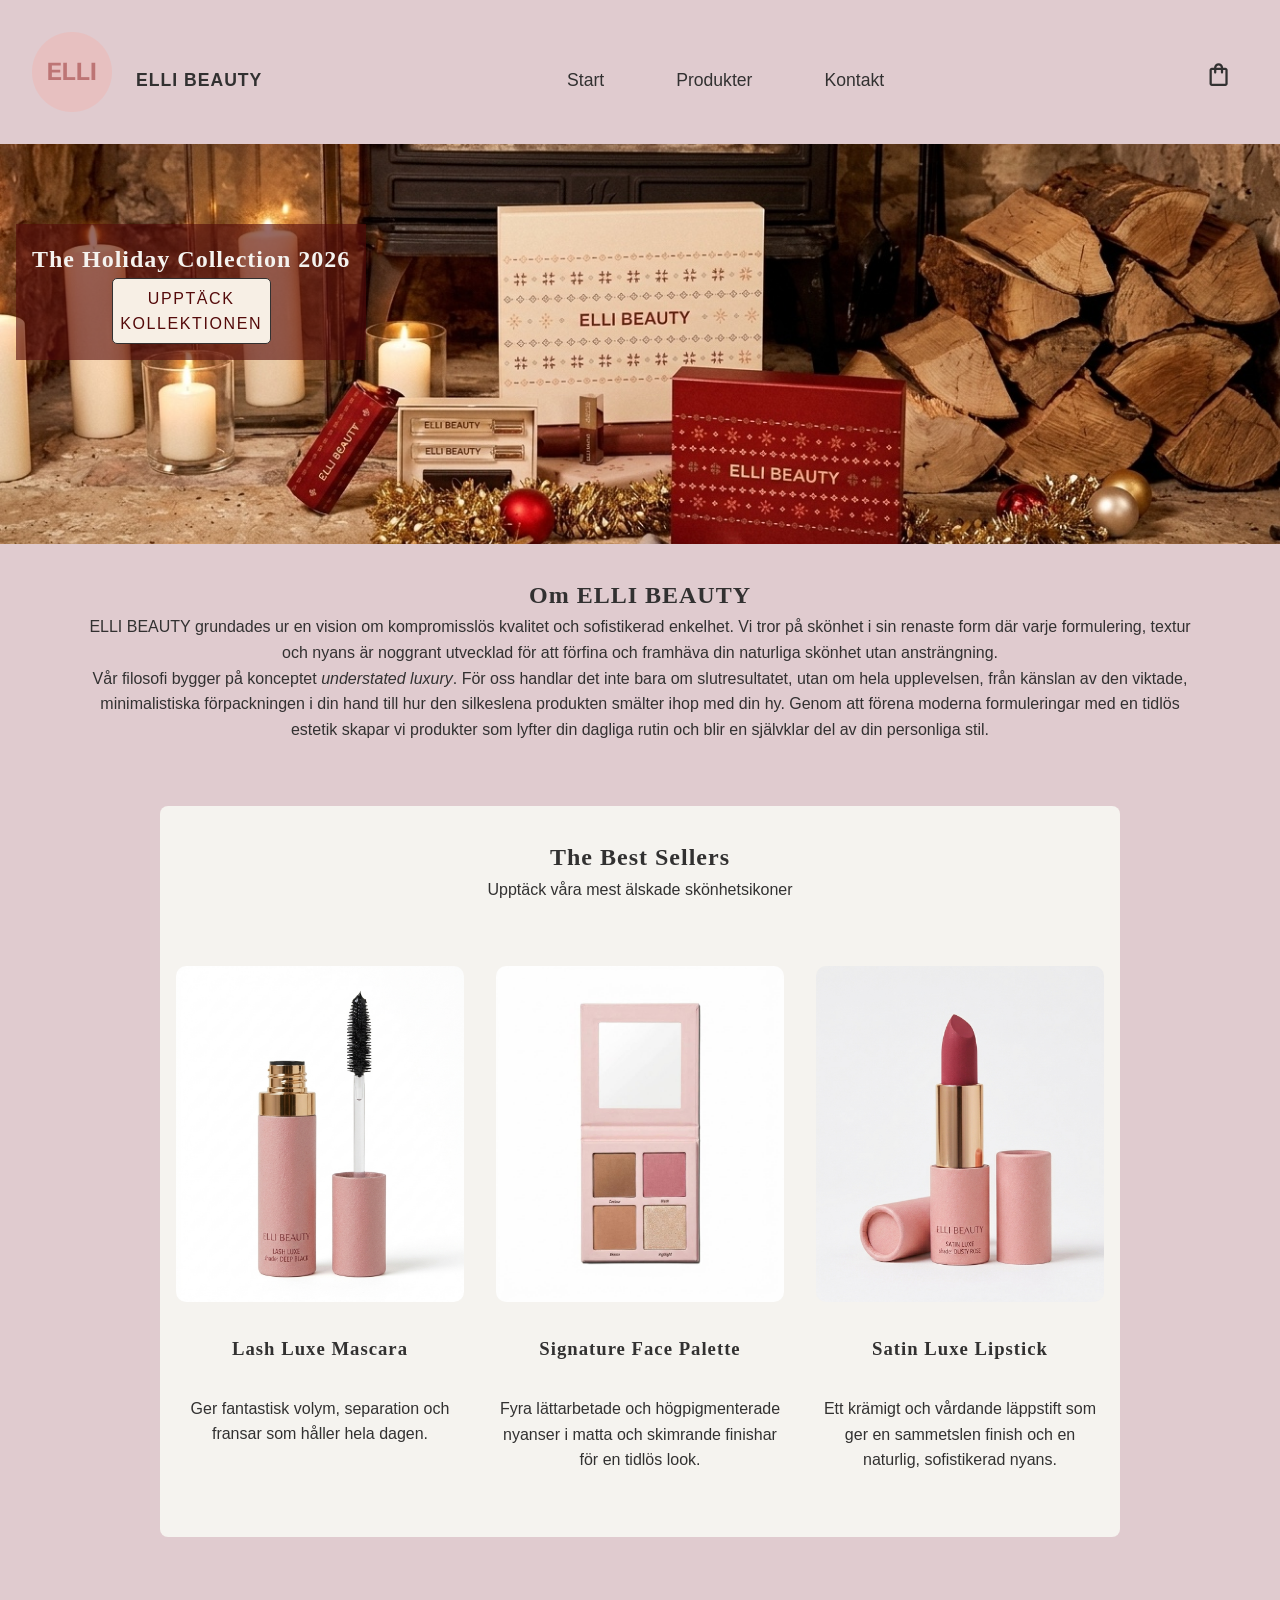
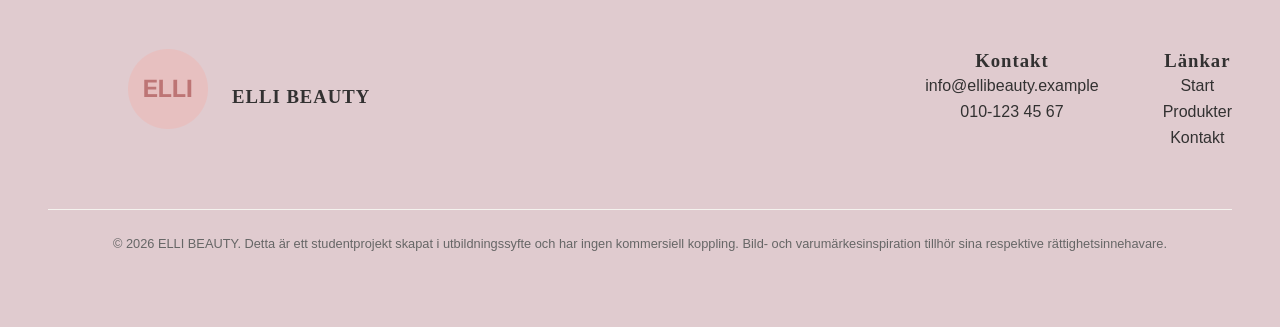
<file: index.html>
<!DOCTYPE html>
<html lang="sv">
<head>
    <meta charset="UTF-8">
    <meta name="viewport" content="width=device-width, initial-scale=1.0">
    <title>Elli Beauty</title>
    <link rel="stylesheet" href="css/style.css">
    <script src="js/main.js" defer></script>
</head>

<body>
    <!--Logotyp-->
    <header class="header">
        <div class="logo">
            <a href="index.html">
                <img src="images/elli_beauty_logo.png" alt="Elli beauty logotyp">
            </a>
            <p>ELLI BEAUTY</p>
        </div>

        <!--Varukorg symbol-->
        <button class="cart"><svg xmlns="http://www.w3.org/2000/svg" height="24px" viewBox="0 -960 960 960" width="24px"
                fill="#1f1f1f">
                <path
                    d="M240-80q-33 0-56.5-23.5T160-160v-480q0-33 23.5-56.5T240-720h80q0-66 47-113t113-47q66 0 113 47t47 113h80q33 0 56.5 23.5T800-640v480q0 33-23.5 56.5T720-80H240Zm0-80h480v-480h-80v80q0 17-11.5 28.5T600-520q-17 0-28.5-11.5T560-560v-80H400v80q0 17-11.5 28.5T360-520q-17 0-28.5-11.5T320-560v-80h-80v480Zm160-560h160q0-33-23.5-56.5T480-800q-33 0-56.5 23.5T400-720ZM240-160v-480 480Z" />
            </svg></button>

        <!--Nav meny-->
        <button class="menu-toggle">☰</button> <!--Hamburgermeny, liten skärm-->
        <nav class="menu">
            <ul>
                <li><a href="index.html">Start</a></li>
                <li><a href="products.html">Produkter</a></li>
                <li><a href="contact.html">Kontakt</a></li>
            </ul>
        </nav>
    </header>
    <main>
        <!--Hero-->
        <section class="hero">
            <img src="images/elli_beauty_hero2.jpg" alt="hero bild">
            <div class="hero-content">
                <h1>The Holiday Collection 2026</h1>
                <a href="products.html" class="btn">Upptäck kollektionen</a>
            </div>
        </section>
        <section class="intro">
            <h2>Om ELLI BEAUTY</h2>
            <p>ELLI BEAUTY grundades ur en vision om kompromisslös kvalitet och sofistikerad enkelhet. Vi tror på
                skönhet i sin renaste form där varje formulering, textur och nyans är noggrant utvecklad för att förfina
                och framhäva din naturliga skönhet utan ansträngning.</p>
            <p>Vår filosofi bygger på konceptet <em>understated luxury</em>. För oss handlar det inte bara om
                slutresultatet, utan om hela upplevelsen, från känslan av den viktade, minimalistiska förpackningen i
                din hand till hur den silkeslena produkten smälter ihop med din hy. Genom att förena moderna
                formuleringar med en tidlös estetik skapar vi produkter som lyfter din dagliga rutin och blir en
                självklar del av din personliga stil.</p>
        </section>

        <!--Bästsäljare-->
        <section class="best">
            <div class="best-into">
                <h2>The Best Sellers</h2>
                <p>Upptäck våra mest älskade skönhetsikoner</p>
            </div>
            <div class="contanier">
                <article class="card">
                    <img src="images/elli_beauty_best3.jpg" alt="Elli beauty mascara">
                    <h3>Lash Luxe Mascara</h3>
                    <p>Ger fantastisk volym, separation och fransar som håller hela dagen.</p>
                </article>

                <article class="card">
                    <img src="images/elli_beauty_best.jpg" alt="Elli beauty face palette">
                    <h3>Signature Face Palette</h3>
                    <p>Fyra lättarbetade och högpigmenterade nyanser i matta och skimrande finishar för en tidlös look.
                    </p>
                </article>

                <article class="card">
                    <img src="images/elli_beauty_best2.jpg" alt="Elli beauty lipstick">
                    <h3>Satin Luxe Lipstick</h3>
                    <p>Ett krämigt och vårdande läppstift som ger en sammetslen finish och en naturlig, sofistikerad
                        nyans.</p>
                </article>
            </div>
        </section>
    </main>
    <!--Footer-->
    <footer class="footer">
        <!--logotyp-->
        <div class="
        footer-logo">
            <a href="index.html">
                <img src="images/elli_beauty_logo.png" alt="Elli beauty logotyp">
            </a>
            <div class="footer-text">
                <h3>ELLI BEAUTY</h3>
            </div>
        </div>
        <div class="footer-content">
            <!--Kontakt information-->
            <div class="footer-contact">
                <h3>Kontakt</h3>
                <p>info@ellibeauty.example</p>
                <p>010-123 45 67</p>
            </div>

            <!--Länkar-->
            <div class="footer-links">
                <h3>Länkar</h3>
                <ul>
                    <li><a href="index.html">Start</a></li>
                    <li><a href="products.html">Produkter</a></li>
                    <li><a href="contact.html">Kontakt</a></li>
                </ul>
            </div>
        </div>
        <div class="footer-bottom">
            <p>© 2026 ELLI BEAUTY. Detta är ett studentprojekt skapat i utbildningssyfte och har ingen kommersiell
                koppling.
                Bild- och varumärkesinspiration tillhör sina respektive rättighetsinnehavare.</p>
        </div>
    </footer>
</body>

</html>
</file>
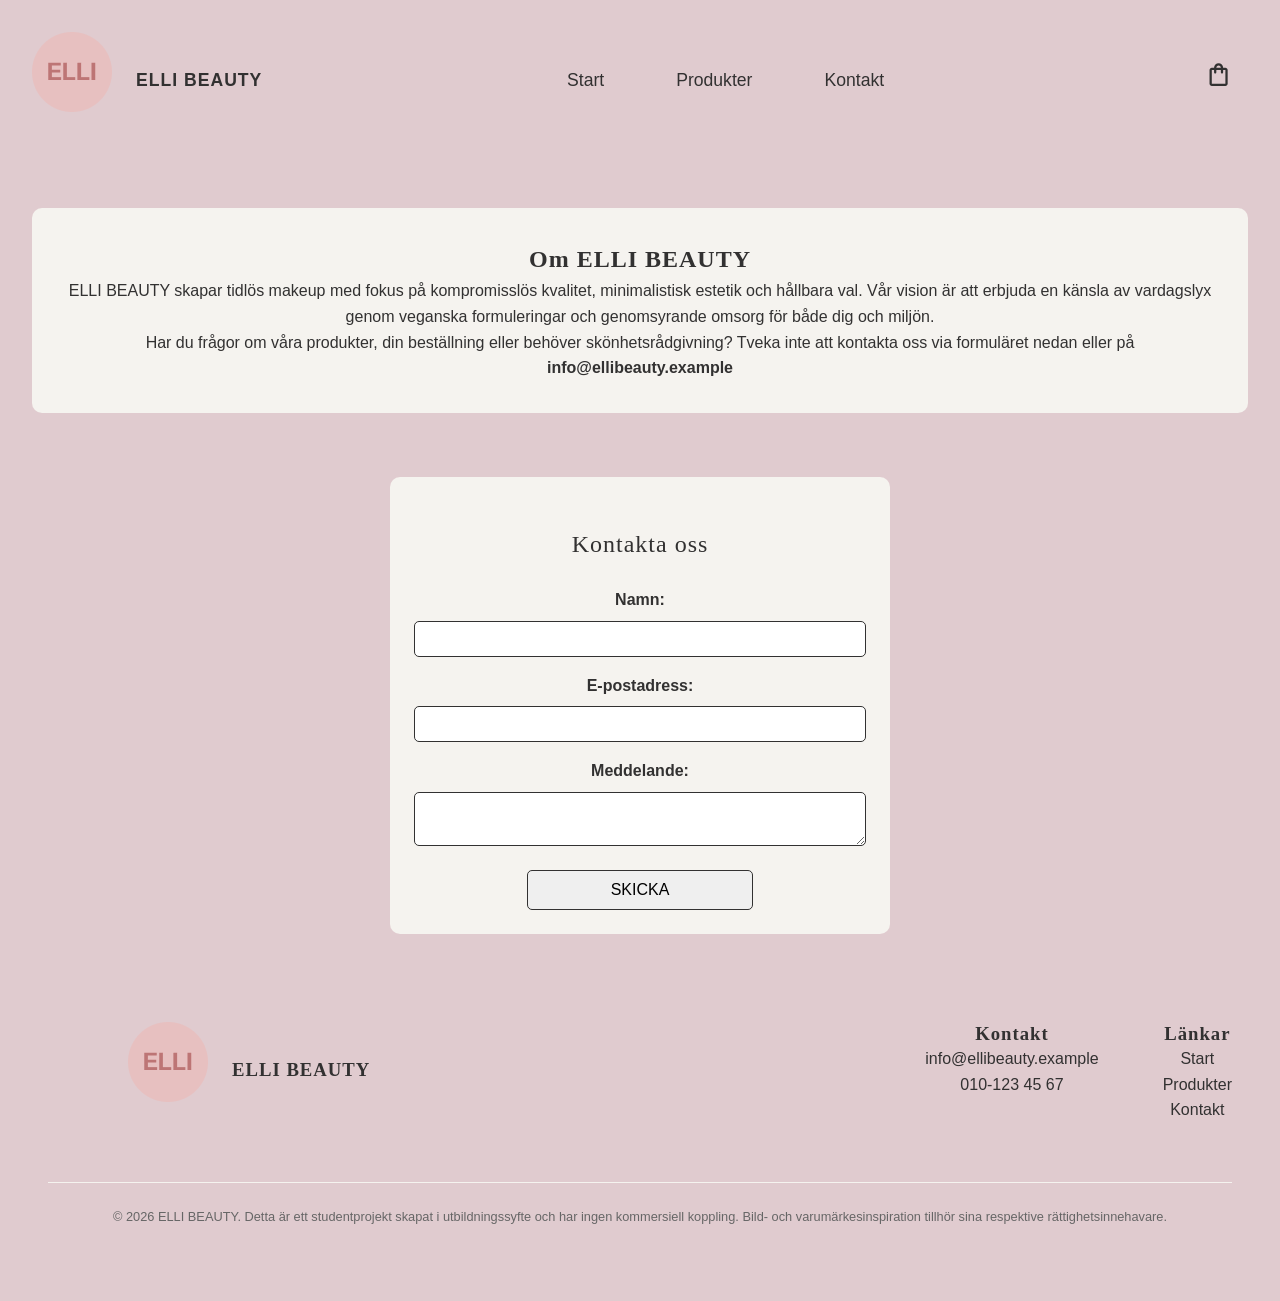
<file: contact.html>
<!DOCTYPE html>
<html lang="sv">

<head>
    <meta charset="UTF-8">
    <meta name="viewport" content="width=device-width, initial-scale=1.0">
    <title>Elli Beauty</title>
    <link rel="stylesheet" href="css/style.css">
    <script src="js/main.js" defer></script>
    <script src="js/contact.js" defer></script>
</head>

<body>
    <!--Logotyp-->
    <header class="header">
        <div class="logo">
            <a href="index.html">
                <img src="images/elli_beauty_logo.png" alt="Elli beauty logotyp">
            </a>
            <p>ELLI BEAUTY</p>
        </div>

        <!--Varukorg symbol-->
        <button class="cart"><svg xmlns="http://www.w3.org/2000/svg" height="24px" viewBox="0 -960 960 960" width="24px"
                fill="#1f1f1f">
                <path
                    d="M240-80q-33 0-56.5-23.5T160-160v-480q0-33 23.5-56.5T240-720h80q0-66 47-113t113-47q66 0 113 47t47 113h80q33 0 56.5 23.5T800-640v480q0 33-23.5 56.5T720-80H240Zm0-80h480v-480h-80v80q0 17-11.5 28.5T600-520q-17 0-28.5-11.5T560-560v-80H400v80q0 17-11.5 28.5T360-520q-17 0-28.5-11.5T320-560v-80h-80v480Zm160-560h160q0-33-23.5-56.5T480-800q-33 0-56.5 23.5T400-720ZM240-160v-480 480Z" />
            </svg></button>

        <!--Nav meny-->
        <button class="menu-toggle">☰</button> <!--Hamburgermeny, liten skärm-->
        <nav class="menu">
            <ul>
                <li><a href="index.html">Start</a></li>
                <li><a href="products.html">Produkter</a></li>
                <li><a href="contact.html">Kontakt</a></li>
            </ul>
        </nav>
    </header>
    <main>
        <!--Info om företag och kontakt-->
        <section class="about-us">
            <h1>Om ELLI BEAUTY</h1>
            <p>ELLI BEAUTY skapar tidlös makeup med fokus på kompromisslös kvalitet, minimalistisk estetik och
                hållbara val. Vår vision är att erbjuda en känsla av vardagslyx genom veganska formuleringar och
                genomsyrande omsorg för både dig och miljön.</p>
            <p>Har du frågor om våra produkter, din beställning eller behöver skönhetsrådgivning? Tveka inte att
                kontakta oss via formuläret nedan eller på <strong>info@ellibeauty.example</strong></p>
        </section>

        <!--Kontaktformulär-->
        <ul id="errorlist"></ul>
        <form class="contact-form">
            <h2>Kontakta oss</h2>

            <label for="name">Namn:</label>
            <input type="text" id="name" name="name">

            <label for="email">E-postadress:</label>
            <input type="email" id="email" name="email">

            <label for="message">Meddelande:</label>
            <textarea id="message" name="message"></textarea>

            <button type="submit" id="submit">Skicka</button>
        </form>
    </main>

    <!--Footer-->
    <footer class="footer">
        <!--logotyp-->
        <div class="
        footer-logo">
            <a href="index.html">
                <img src="images/elli_beauty_logo.png" alt="Elli beauty logotyp">
            </a>
            <div class="footer-text">
                <h3>ELLI BEAUTY</h3>
            </div>
        </div>
        <div class="footer-content">
            <!--Kontakt information-->
            <div class="footer-contact">
                <h3>Kontakt</h3>
                <p>info@ellibeauty.example</p>
                <p>010-123 45 67</p>
            </div>

            <!--Länkar-->
            <div class="footer-links">
                <h3>Länkar</h3>
                <ul>
                    <li><a href="index.html">Start</a></li>
                    <li><a href="products.html">Produkter</a></li>
                    <li><a href="contact.html">Kontakt</a></li>
                </ul>
            </div>
        </div>
        <div class="footer-bottom">
            <p>© 2026 ELLI BEAUTY. Detta är ett studentprojekt skapat i utbildningssyfte och har ingen kommersiell
                koppling.
                Bild- och varumärkesinspiration tillhör sina respektive rättighetsinnehavare.</p>
        </div>
    </footer>
</body>

</html>
</file>
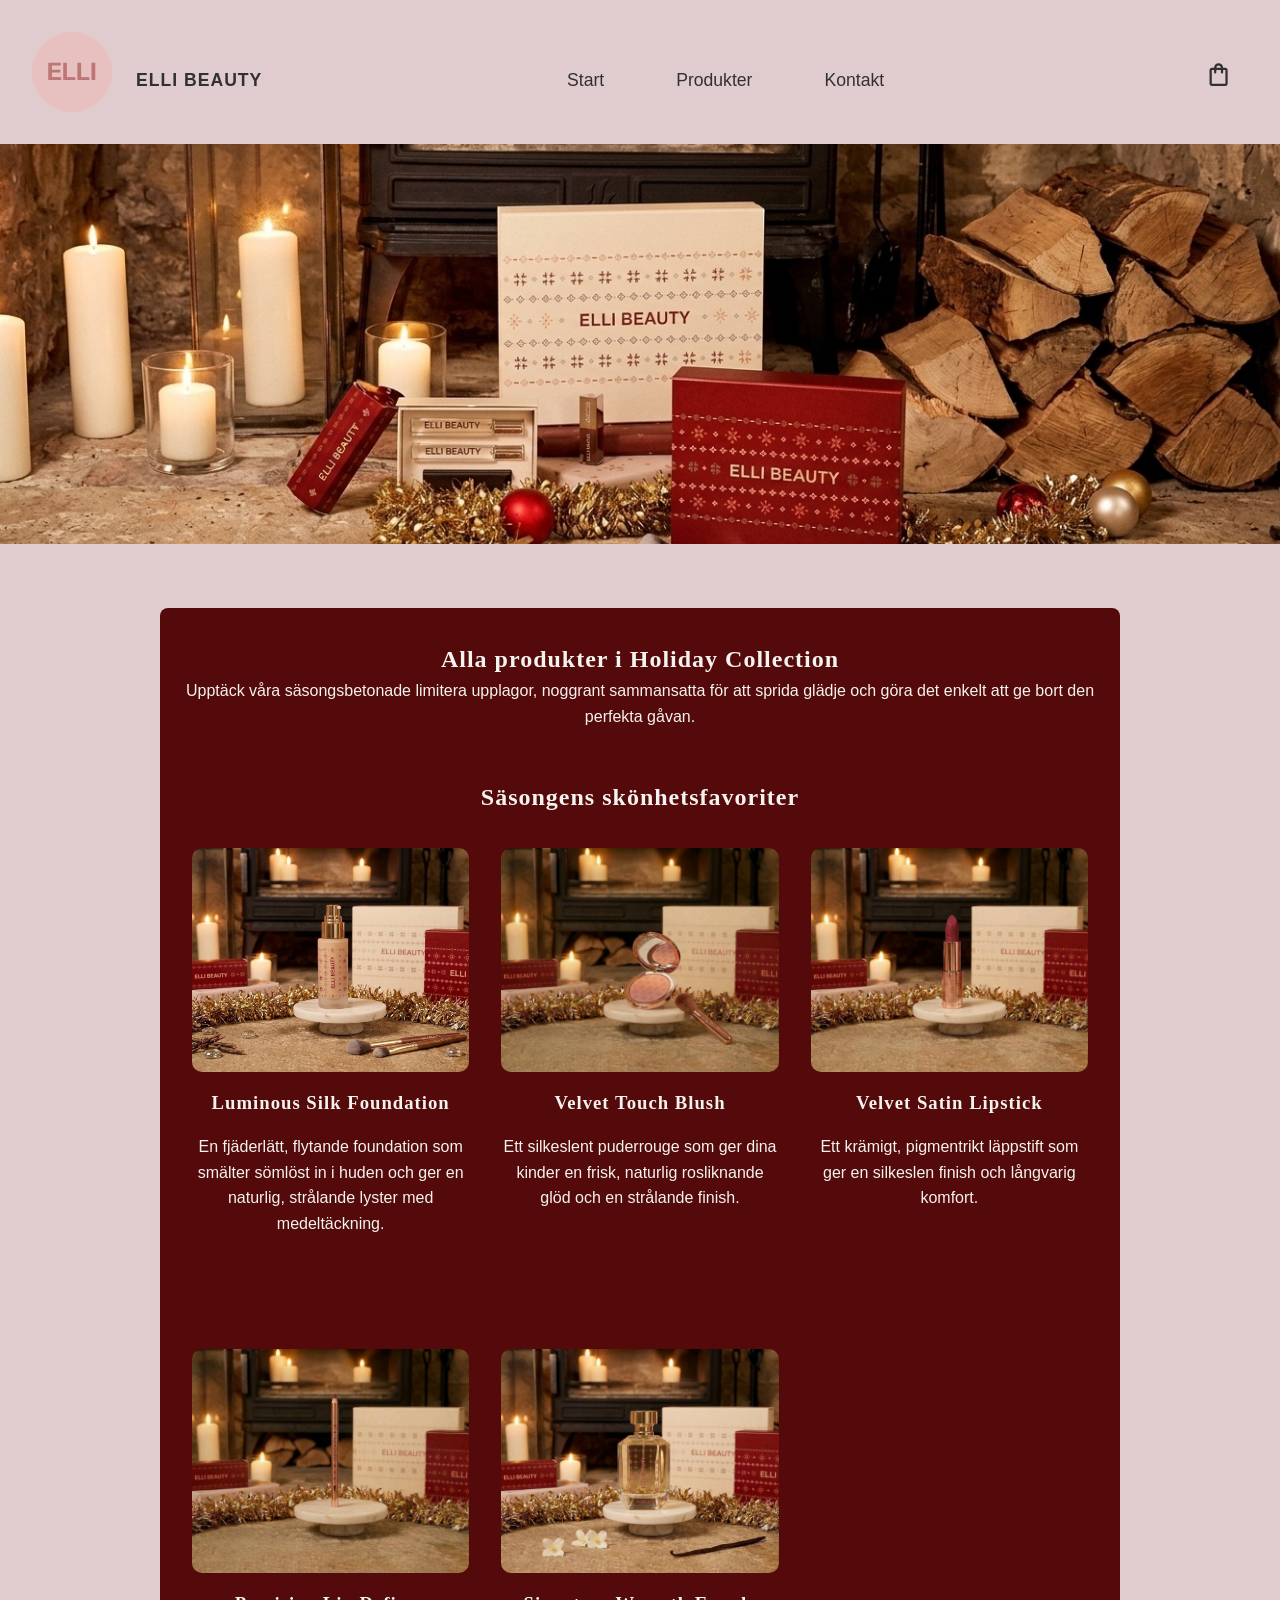
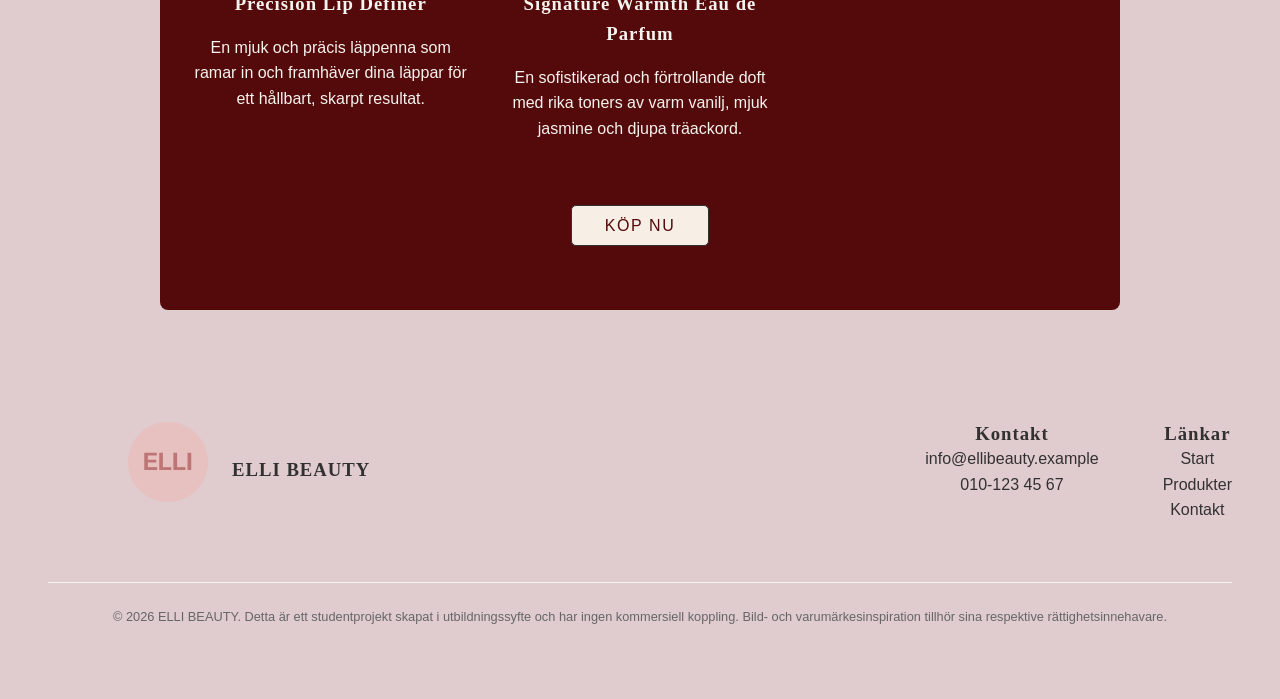
<file: products.html>
<!DOCTYPE html>
<html lang="sv">

<head>
    <meta charset="UTF-8">
    <meta name="viewport" content="width=device-width, initial-scale=1.0">
    <title>Elli beauty</title>
    <link rel="stylesheet" href="css/style.css">
    <script src="js/main.js" defer></script>
</head>

<body>
    <!--Logotyp-->
    <header class="header">
        <div class="logo">
            <a href="index.html">
                <img src="images/elli_beauty_logo.png" alt="Elli beauty logotyp">
            </a>
            <p>ELLI BEAUTY</p>
        </div>

        <!--Varukorg symbol-->
        <button class="cart"><svg xmlns="http://www.w3.org/2000/svg" height="24px" viewBox="0 -960 960 960" width="24px"
                fill="#1f1f1f">
                <path
                    d="M240-80q-33 0-56.5-23.5T160-160v-480q0-33 23.5-56.5T240-720h80q0-66 47-113t113-47q66 0 113 47t47 113h80q33 0 56.5 23.5T800-640v480q0 33-23.5 56.5T720-80H240Zm0-80h480v-480h-80v80q0 17-11.5 28.5T600-520q-17 0-28.5-11.5T560-560v-80H400v80q0 17-11.5 28.5T360-520q-17 0-28.5-11.5T320-560v-80h-80v480Zm160-560h160q0-33-23.5-56.5T480-800q-33 0-56.5 23.5T400-720ZM240-160v-480 480Z" />
            </svg></button>

        <!--Nav meny-->
        <button class="menu-toggle">☰</button> <!--Hamburgermeny, liten skärm-->
        <nav class="menu">
            <ul>
                <li><a href="index.html">Start</a></li>
                <li><a href="products.html">Produkter</a></li>
                <li><a href="contact.html">Kontakt</a></li>
            </ul>
        </nav>
    </header>
    <main>
        <div class="hero">
            <img src="images/elli_beauty_hero2.jpg" alt="hero bild">
        </div>
        <!--Intro till kollektion-->
        <section class="collection">
            <h1>Alla produkter i Holiday Collection</h1>
            <p>Upptäck våra säsongsbetonade limitera upplagor, noggrant sammansatta för att sprida glädje och göra
                det
                enkelt att ge bort den perfekta gåvan.</p>
                <h2>Säsongens skönhetsfavoriter</h2>
            <!--Alla produkter i kollektion-->
            <div class="contanier-2">
                <article class="card-2">
                    <img src="images/foundation.jpg" alt="Elli beauty foundation">
                    <h3>Luminous Silk Foundation</h3>
                    <p>En fjäderlätt, flytande foundation som smälter sömlöst in i huden och ger en naturlig, strålande
                        lyster med medeltäckning.</p>
                </article>

                <article class="card-2">
                    <img src="images/blush.jpg" alt="Elli beauty blush">
                    <h3>Velvet Touch Blush</h3>
                    <p>Ett silkeslent puderrouge som ger dina kinder en frisk, naturlig rosliknande glöd och en
                        strålande finish.</p>
                </article>

                <article class="card-2">
                    <img src="images/lipstick.jpg" alt="Elli beauty lipstick">
                    <h3>Velvet Satin Lipstick</h3>
                    <p>Ett krämigt, pigmentrikt läppstift som ger en silkeslen finish och långvarig komfort.</p>
                </article>

                <article class="card-2">
                    <img src="images/lip-pen.jpg" alt="Elli beauty lip pen">
                    <h3>Precision Lip Definer</h3>
                    <p>En mjuk och präcis läppenna som ramar in och framhäver dina läppar för ett hållbart, skarpt
                        resultat.</p>
                </article>

                <article class="card-2">
                    <img src="images/perfume.jpg" alt="Elli beauty perfume">
                    <h3>Signature Warmth Eau de Parfum</h3>
                    <p>En sofistikerad och förtrollande doft med rika toners av varm vanilj, mjuk jasmine och djupa
                        träackord.</p>
                    <button class="btn">Köp nu</button>
                </article>
            </div>
        </section>

    </main>

    <!--Footer-->
    <footer class="footer">
        <!--logotyp-->
        <div class="
        footer-logo">
            <a href="index.html">
                <img src="images/elli_beauty_logo.png" alt="Elli beauty logotyp">
            </a>
            <div class="footer-text">
                <h3>ELLI BEAUTY</h3>
            </div>
        </div>
        <div class="footer-content">
            <!--Kontakt information-->
            <div class="footer-contact">
                <h3>Kontakt</h3>
                <p>info@ellibeauty.example</p>
                <p>010-123 45 67</p>
            </div>

            <!--Länkar-->
            <div class="footer-links">
                <h3>Länkar</h3>
                <ul>
                    <li><a href="index.html">Start</a></li>
                    <li><a href="products.html">Produkter</a></li>
                    <li><a href="contact.html">Kontakt</a></li>
                </ul>
            </div>
        </div>
        <div class="footer-bottom">
            <p>© 2026 ELLI BEAUTY. Detta är ett studentprojekt skapat i utbildningssyfte och har ingen kommersiell
                koppling.
                Bild- och varumärkesinspiration tillhör sina respektive rättighetsinnehavare.</p>
        </div>
    </footer>
</body>

</html>
</file>
<file: css/style.css>
/*Grundstruktur*/
* {
  box-sizing: border-box;
  margin: 0;
  padding: 0;
}

body {
  background-color: rgb(224, 203, 207);
  color: rgb(50, 49, 49);
}

/*Typsnitt och texter*/
body,
p,
a,
button {
  font-family:
    Helvetica Neue,
    Helvetica,
    Arial;
  line-height: 1.6;
  text-align: center;
}

/*Rubriker*/
h1,
h2,
h3 {
  font-family: Georgia, Garamond, serif;
  font-weight: 550;
  letter-spacing: 1px;
}

/*Bilder*/
img {
  max-width: 100%;
  height: auto;
  display: block;
}

/*Header*/
.header {
  padding: 2rem;
  display: flex;
  justify-content: space-between;
  align-items: center;
  flex-wrap: wrap;
  color: rgb(50, 49, 49);
}

.logo {
  display: flex;
  gap: 1.5rem;
  align-items: center;
  letter-spacing: 1px;
  font-weight: 600;
  font-size: 1.1rem;
}
.logo p {
  margin-top: 1rem;
}

/*Varukorg*/
.cart {
  cursor: pointer;
  border: none;
  border-radius: 5px;
  padding: 1rem;
  background: transparent;
  margin-left: auto;
  margin-top: 0.7rem;
}

.cart svg {
  width: 1.7rem;
  height: 1.7rem;
  fill: rgb(50, 49, 49);
}

/*Navigeringen visas inte dierk på skärmen*/
.menu {
  display: none;
  width: 100%;
}

.menu ul {
  display: flex;
  flex-direction: column;
  align-items: flex-start;
  margin-left: auto;
  width: fit-content;
  padding-left: 0;
}

.menu a {
  text-align: left;
  display: block;
  color: rgb(50, 49, 49);
  text-decoration: none;
  padding-bottom: 0.5rem;
  font-size: 1.1rem;
}
.menu a:hover {
  text-decoration: underline;
}

/*Visar meny när klassen open läggs till av js*/
.menu.open {
  display: flex;
  justify-content: flex-end;
}

/*Ham meny knapp*/
.menu-toggle {
  cursor: pointer;
  border: none;
  border-radius: 5px;
  padding: 1rem;
  font-size: 2rem;
  font-weight: 500;
  background-color: rgb(224, 203, 207);
  color: rgb(50, 49, 49);
}

.menu ul {
  list-style: none;
  margin: 0;
  padding: 0;
}

.menu a {
  text-decoration: none;
}

/*Hero*/
.hero {
  background-color: #f5f3ef;
  display: flex;
  flex-direction: column;
  align-items: center;
  width: 100%;
  overflow: hidden;
}

.hero img {
  width: 100%;
  max-width: 100%;
  object-fit: cover;
  display: block;
}

.hero-content {
  padding: 1.5rem;
  max-width: 800px;
}

.btn {
  display: inline-block;
  text-transform: uppercase;
  text-decoration: none;
  cursor: pointer;
  background-color: #f7efe5;
  color:#540a0a;
  width: 50%;
  padding: 0.4rem;
  font-size: 0.9rem;
  font-weight: 500;
  letter-spacing: 0.1rem;
  transition: all 0.3s ease;
     border: 0.1rem solid rgb(50, 49, 49);
  border-radius: 5px;
  font-size: 1rem;
  font-weight: 500;
}
.btn:hover {
  background-color:
  white;
}

/*Intro sektionen*/
.intro {
  margin: 2rem 5rem;
}

/*Bästsäljare*/
.best {
  background-color: #f5f3ef;
  margin: 4rem 10rem;
  border-radius: 8px;
}
.best h2 {
  padding-top: 2rem;
}
.best p {
  padding-bottom: 3rem;
}

.card {
  display: flex;
  flex-direction: column;
  align-items: center;
  margin-bottom: 2rem;
}

.card img {
  width: 500px;
  border-radius: 10px;
}

/*Footer*/
.footer {
  display: flex;
  flex-wrap: wrap;
  padding: 3rem 1rem;
  text-align: center;
}

.footer-logo {
  display: flex;
  justify-content: center;
  flex-direction: column;
  align-items: center;
  margin-bottom: 2rem;
}
.footer-logo img {
  max-width: 80px;
  height: auto;
  margin-bottom: 1rem;
}

.footer-content {
  display: flex;
  justify-content: center;
  gap: 4rem;
  text-align: left;
}

.footer-contact,
.footer-links {
  text-align: center;
}

.footer-links ul {
  list-style: none;
}

.footer-links a {
  color: rgb(50, 49, 49);
  text-decoration: none;
}
.footer-links a:hover {
  text-decoration: underline;
}

.footer-bottom {
    width: 100%;
    flex-basis: 100%;
  text-align: center;
  padding: 1.5rem 1rem;
  margin-top: 1rem;
  border-top: 1px solid #f5f3ef; /* Tunn linje */
  font-size: 0.8rem;
  color: #666; 
  line-height: 1.4;
}

/*Css produktsidan*/
.collection {
  background-color: #540a0a;
  margin: 4rem 10rem;
  border-radius: 8px;
  color: #f5f3ef;
}

.collection h1 {
  padding-top: 2rem;
}

.collection p {
  padding-bottom: 3rem;
}

.card-2 {
  display: flex;
  flex-direction: column;
  align-items: center;
  margin-bottom: 2rem;
}

.card-2 img {
  width: 500px;
  border-radius: 10px;
}

/*Css kontaktsida*/
.about-us {
  background-color: #f5f3ef;
  margin: 4rem 2rem;
  padding: 2rem;
  border-radius: 10px;
}

/*Lista felmeddelanden*/
#errorlist {
  color: rgb(185, 18, 18);
}

.contact-form {
  background-color: #f5f3ef;
  max-width: 500px;
  margin: 2.5rem auto;
  padding: 1.5rem;
  border-radius: 10px;
}

.contact-form h2 {
  padding: 1.5rem;
  font-weight: 500;
}

.contact-form label {
  display: block;
  margin-bottom: 0.5rem;
  font-weight: 600;
}

.contact-form input,
.contact-form textarea {
  width: 100%;
  padding: 0.5rem;
  margin-bottom: 1rem;
  border: 0.1rem solid rgb(50, 49, 49);
  border-radius: 5px;
  font-size: 1rem;
}

.contact-form button {
  width: 50%;
  padding: 0.4rem;
   border: 0.1rem solid rgb(50, 49, 49);
  border-radius: 5px;
  font-size: 1rem;
  font-weight: 500;
  text-transform: uppercase;
}

/*Större skärm*/
@media (min-width: 768px) {
  .menu-toggle {
    /*Dölj ham meny*/
    display: none;
  }
  /*Header*/
  .header {
    display: grid;
    grid-template-columns: auto 1fr auto;
    align-items: center;
  }
  .logo {
    grid-column: 1;
  }
  /*Navigering*/
  .menu {
    grid-column: 2;
    display: flex;
    justify-content: center;
    align-items: center;
    margin-top: -3.5rem;
    padding: 0;
  }
  .menu ul {
    flex-direction: row;
    gap: 4.5rem;
    margin: 0;
    padding: 0;
  }
  .menu a {
    font-weight: 500;
  }
  .cart {
    grid-column: 3;
    justify-self: end;
  }

  /*Hero*/
  .hero {
    position: relative;
    display: flex;
    align-items: start;
    overflow: hidden;
    width: 100%;
    min-height: 400px;
  }

  .hero img {
    position: absolute;
    z-index: 1;
    height: 100%;
  }
  .hero-content {
    align-items: start;
    text-align: center;
    max-width: 500px;
    position: relative;
    z-index: 2;
    margin: 5rem 1rem;
    padding: 1rem;
    background-color: #540a0a9b;
  }
  .hero-content h1 {
    color: #f5f3ef;
  }

  /*Bästsäljare*/
  .contanier {
    display: flex;
    flex-direction: row;
    justify-content: space-evenly;
    align-items: stretch;
  }
  .card {
    flex: 1;
    gap: 2rem;
    margin: 1rem;
  }

  /*Footer*/
  .footer {
    display: flex;
    flex-direction: row;
    justify-content: space-between;
    padding: 3rem;
  }
  .footer-logo {
    display: flex;
    flex-direction: row;
    gap: 1.5rem;
    margin-bottom: 3rem;
    margin-left: 5rem;
  }
  .footer-content {
    line-height: 1.3;
    text-align: left;
  }

  /*Css produktsidan*/
  .contanier-2 {
    display: grid;
    grid-template-columns: repeat(3, 1fr);
    gap: 2rem;
    padding: 2rem;
  }
  .card-2 {
    gap: 1rem;
  }
}
</file>
